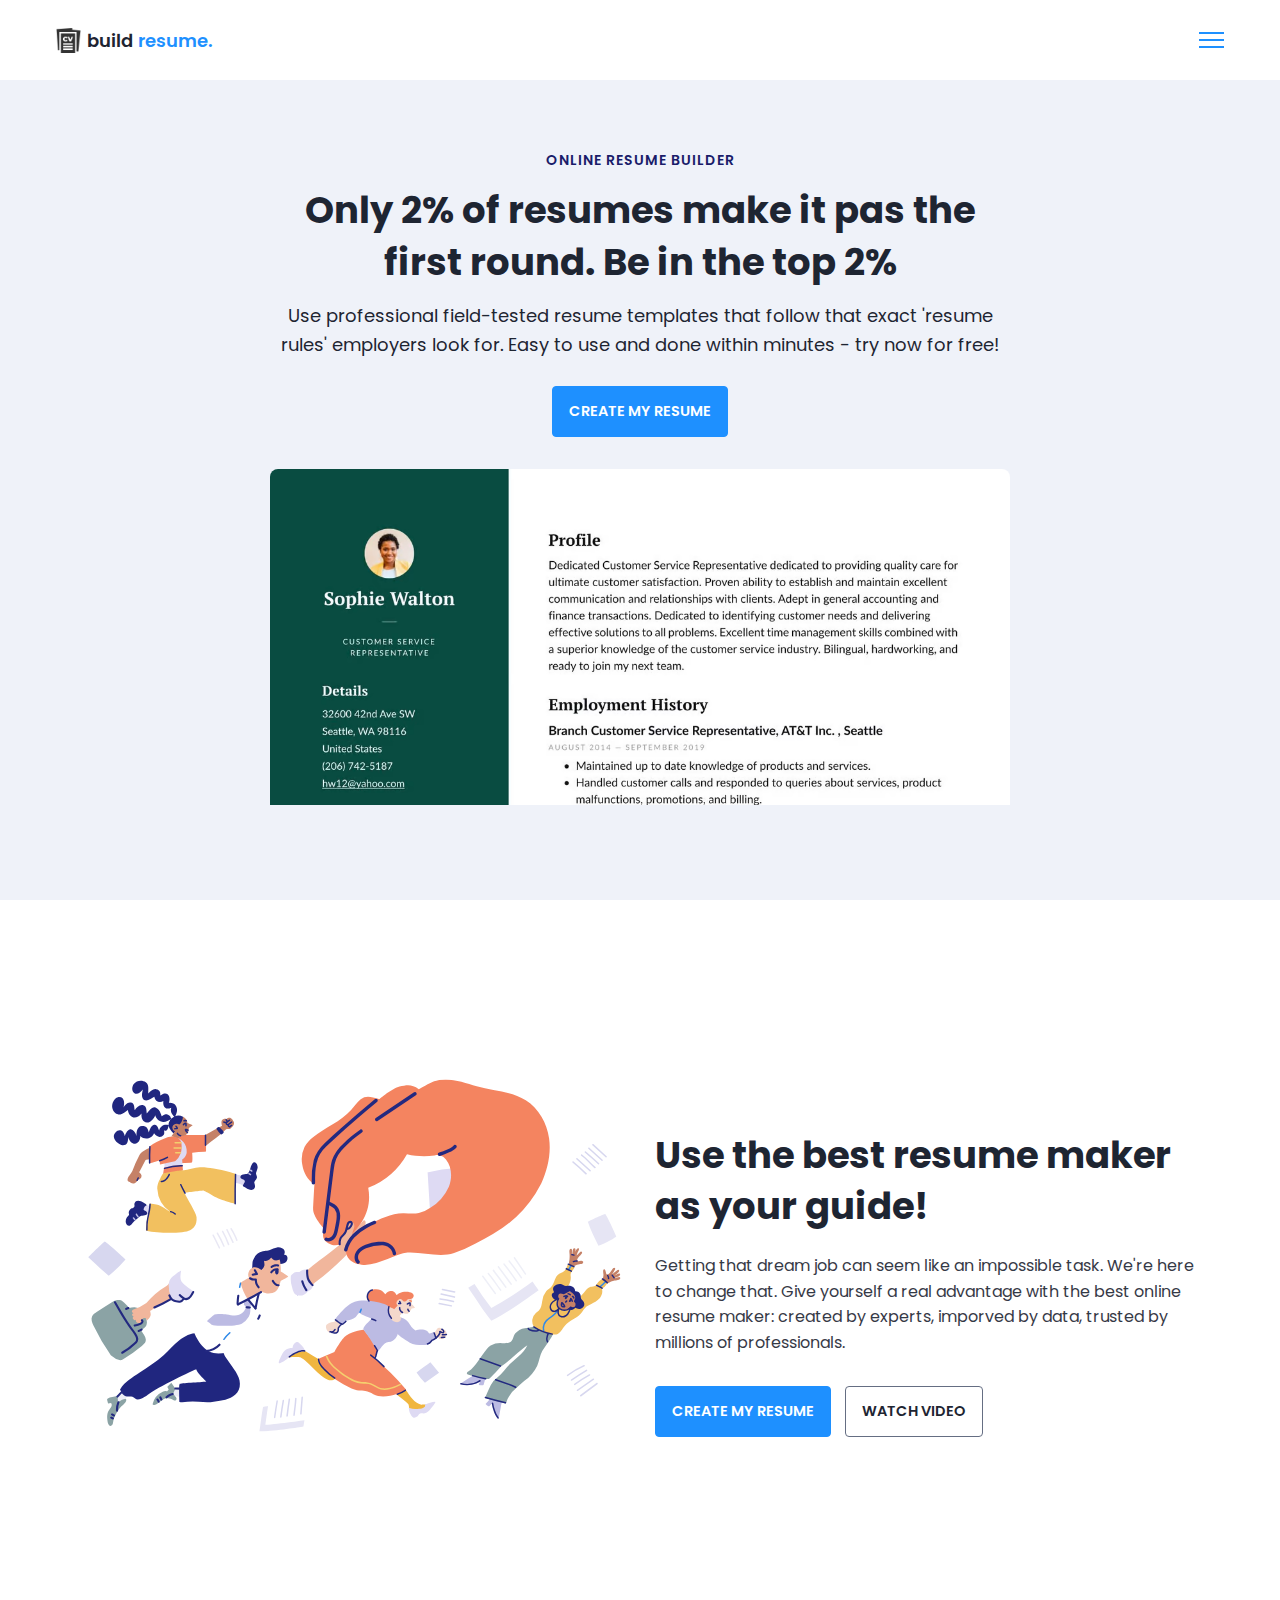
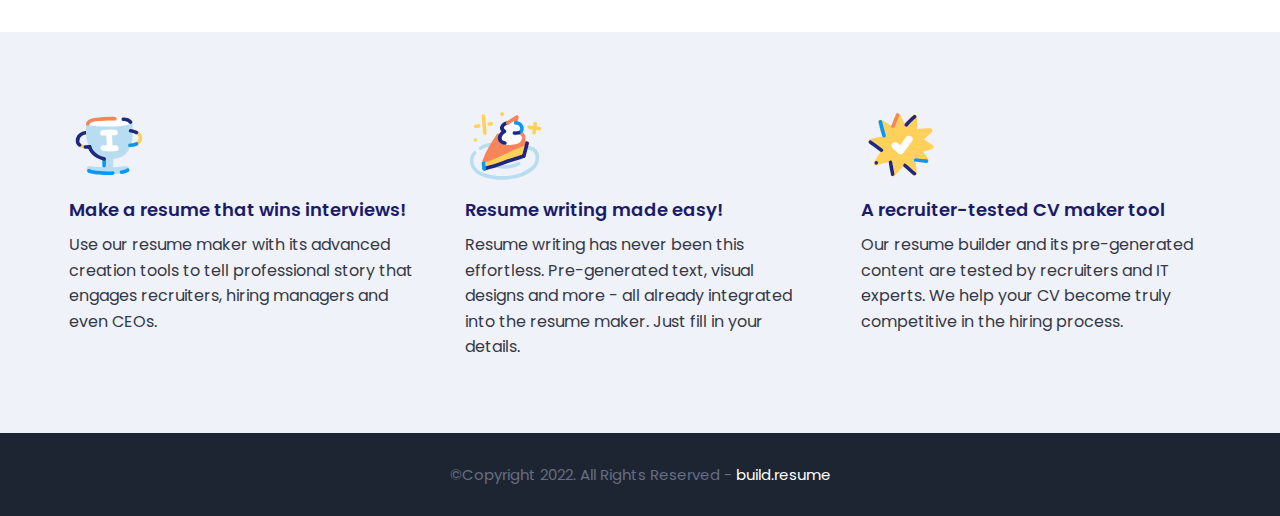
<file: index.html>
<!DOCTYPE html>
<html>
<head>
    <meta charset="utf-8">
    <meta http-equiv="X-UA-Compatible" content="IE=edge">
    <title>Home Page</title>
    <meta name="description" content="">
    <meta name="viewport" content="width=device-width, initial-scale=1">
    <link rel="stylesheet" href="style.css">
</head>
<body>
<!-- So here we are creating a navbar
 he <nav> HTML element represents a section of a page whose purpose is to
 provide navigation links, either within the current document or to other documents.
 -->
<nav class = "navbar bg-white">
    <div class="container">
        <div class = "navbar-content">
            <div class = "brand-and-toggler">
                <a href = "index.html" class = "navbar-brand">
                    <img src = "assets/images/curriculum-vitae.png" alt = "" class = "navbar-brand-icon">
                    <span class = "navbar-brand-text">build <span>resume.</span>
                    </span>
                </a>
                <button type = "button" class = "navbar-toggler-btn">
                    <div class = "bars">
                        <div class = "bar"></div>
                        <div class = "bar"></div>
                        <div class = "bar"></div> <!-- This is creating a navbar -->
                    </div>
                </button>
            </div>
        </div>
    </div>
</nav>
<!-- This is building a header
The <header> HTML element represents introductory content, typically a group of introductory or
navigational aids.
 -->
<header class = "header bg-bright" id = "header">
    <div class = "container">
        <div class = "header-content text-center">
            <h6 class = "text-uppercase text-blue-dark fs-14 fw-6 ls-1">online resume builder</h6>
            <h1 class = "lg-title">Only 2% of resumes make it pas the first round. Be in the top 2%</h1>
            <p class = "text-dark fs-18">Use professional field-tested resume templates that follow that exact 'resume rules' employers look for. Easy to use and done within minutes - try now for free!</p>
            <a href = "resume.html" class = "btn btn-primary text-uppercase">create my resume</a>
            <img src = "assets/images/dublin-resume-templates.avif">
        </div>
    </div>
</header>
<!--
The <section> HTML element represents a standalone section — which doesn't have a more specific semantic element to represent it —
contained within an HTML document.
 -->
<div class="section-one">
    <div class="container">
        <div class = "section-one-content">
            <div class="section-one-l">
                <img src = "assets/images/visual-0c7080adf17f1f207276f613447c924f667dab34b7ac415cd7ef653172defd0b.svg">
            </div>
            <div class = "section-one-r text-center">
                <h2 class = "lg-title">Use the best resume maker as your guide!</h2>
                <p class = "text">Getting that dream job can seem like an impossible task. We're here to change that. Give yourself a real advantage with the best online resume maker: created by experts, imporved by data, trusted by millions of professionals.</p>
                <div class = "btn-group">
                    <a href = "resume.html" class = "btn btn-primary text-uppercase">create my resume</a>
                    <a href = "#" class = "btn btn-secondary text-uppercase">watch video</a>
                </div>
            </div>
        </div>
    </div>
</div>

<div class = "section-two bg-bright">
    <div class="container">
        <div class="section-two-content">
            <div class = "section-items">
                <div class = "section-item">
                    <div class = "section-item-icon">
                        <img src = "assets/images/feature-1-edf4481d69166ac81917d1e40e6597c8d61aa970ad44367ce78049bf830fbda5.svg" alt = "">
                    </div>
                    <h5 class = "section-item-title">Make a resume that wins interviews!</h5>
                    <p class = "text">Use our resume maker with its advanced creation tools to tell professional story that engages recruiters, hiring managers and even CEOs.</p>
                </div>

                <div class = "section-item">
                    <div class = "section-item-icon">
                        <img src = "assets/images/feature-2-a7a471bd973c02a55d1b3f8aff578cd3c9a4c5ac4fc74423d94ecc04aef3492b.svg" alt = "">
                    </div>
                    <h5 class = "section-item-title">Resume writing made easy!</h5>
                    <p class = "text">Resume writing has never been this effortless. Pre-generated text, visual designs and more - all already integrated into the resume maker. Just fill in your details.</p>
                </div>

                <div class = "section-item">
                    <div class = "section-item-icon">
                        <img src = "assets/images/feature-3-4e87a82f83e260488c36f8105e26f439fdc3ee5009372bb5e12d9421f32eabdd.svg" alt = "">
                    </div>
                    <h5 class = "section-item-title">A recruiter-tested CV maker tool</h5>
                    <p class = "text">Our resume builder and its pre-generated content are tested by recruiters and IT experts. We help your CV become truly competitive in the hiring process.</p>
                </div>
            </div>
        </div>
    </div>
</div>

<footer class = "footer bg-dark">
    <div class="container">
        <div class = "footer-content text-center">
            <p class="fs-15">&copy;Copyright 2022. All Rights Reserved - <span>build.resume</span></p>
        </div>
    </div>
</footer>

</body>
</html>
</file>
<file: style.css>
@import url('https://fonts.googleapis.com/css2?family=Manrope:wght@200;300;400;500;600;700;800&family=Poppins:ital,wght@0,100;0,200;0,300;0,400;0,500;0,600;0,700;0,800;0,900;1,100;1,200;1,300;1,400;1,500;1,600;1,700;1,800;1,900&display=swap');
  /*  :root selector matches the document's root element. */
:root {
--clr-blue: #1E90FF;  /* --clr-blue refers to a custom CSS variable or a
custom property that is defined by the developer.
It is not a predefined or standard CSS property.
 The naming convention used here is that --clr-blue is intended to represent a
 specific shade of blue color.
*/
    --clr-blue-mid: #1170CD;
    --clr-blue-dark: #1A1C6A;
    --clr-white: #fff;
    --clr-bright: #EFF2F9;
    --clr-dark: #1e2532;
    --clr-black: #000;
    --clr-grey: #656e83;
    --clr-green: #084C41;
    /* is another example of a custom CSS variable or custom property.*/
    --font-poppins: 'Poppins', sans-serif;
    --font-manrope: 'Manrope', sans-serif;;
    /* --transition variable is like a special instruction that you give to the box, telling it how it should change when something happens.

For example, let's say you define --transition: all 300ms ease-in-out;.
 It means that when an event triggers the transition (like hovering over the box),
 all properties of the box (like color, size, or position) will change over a period of
 300 milliseconds (0.3 seconds). The transition will start slowly,
 gradually speeding up, and then slow down again before reaching the final state.
    */
    --transition: all 300ms ease-in-out;
}

*{
    margin: 0;
    padding: 0;
    box-sizing: border-box;
}
html{
    font-size: 10px;
}
body{
    font-size: 1.6rem; /* rem is a special ruler that adjusts based on the size of the letters on a webpage. It helps measure lengths and sizes in a way that stays proportional even if the text size changes. It's like a flexible ruler that ensures things look good no matter how big or small the text is.*/
    font-family: var(--font-poppins);
    /* By using the var() function, you can retrieve the value of a
    custom variable and apply it to the font-family property.
    In this case, the --font-poppins variable is expected to hold a font family name,
    such as 'Poppins', which refers to a specific font type. */
}
button{
    border: none;
    background-color: transparent;
    outline: 0;
    cursor: pointer;
    font-family: inherit;
}

img{
    width: 100%;
    display: block;
}

a{
    text-decoration: none;
}

/* fonts */
.font-poppins{font-family: var(--font-poppins);}
.font-manrope{font-family: var(--font-manrope);}

/* text colors */
.text-blue{color: var(--clr-blue);}
.text-blue-mid{color: var(--clr-blue-mid);}
.text-blue-dark{color: var(--clr-blue-dark);}
.text-bright{color: var(--clr-bright);}
.text-dark{color: var(--clr-dark);}
.text-grey{color: var(--clr-grey);}
.text-white{color: var(--clr-white);}

/* backgrounds */
.bg-blue{background-color: var(--clr-blue);}
.bg-blue-mid{background-color: var(--clr-blue-mid);}
.bg-blue-dark{background-color: var(--clr-blue-dark);}
.bg-bright{background-color: var(--clr-bright);}
.bg-dark{background-color: var(--clr-dark);}
.bg-grey{background-color: var(--clr-grey);}
.bg-white{background-color: var(--clr-white);}
.bg-black{background-color: var(--clr-black);}
.bg-green{background-color: var(--clr-green);}

.text-center{ text-align: center;}
.text-left{text-align: left;}
.text-right{text-align: right;}
.text-uppercase{text-transform: uppercase;}
.text-lowercase{text-transform: lowercase;}
.text-capitalize{text-transform: capitalize;}
.text{
    color: var(--clr-dark);
    opacity: 0.9;
    margin: 2rem 0;
    line-height: 1.6;
}

.fw-2{font-weight: 200;}
.fw-3{font-weight: 300;}
.fw-4{font-weight: 400;}
.fw-5{font-weight: 500;}
.fw-6{font-weight: 600;}
.fw-7{font-weight: 700;}
.fw-8{font-weight: 800;}

.fs-13{font-size: 13px;}
.fs-14{font-size: 14px;}
.fs-15{font-size: 15px;}
.fs-16{font-size: 16px;}
.fs-17{font-size: 17px;}
.fs-18{font-size: 18px;}
.fs-19{font-size: 19px;}
.fs-20{font-size: 20px;}
.fs-21{font-size: 21px;}
.fs-22{font-size: 22px;}
.fs-23{font-size: 23px;}
.fs-24{font-size: 24px;}
.fs-25{font-size: 25px;}

.ls-1{letter-spacing: 1px;}
.ls-2{letter-spacing: 2px;}

.container{
    max-width: 1200px;
    margin: 0 auto;
    padding: 0 1.6rem;
}

.container{
    max-width: 1200px;
    margin: 0 auto;
    padding: 0 1.6rem;
}
/* bars button */
.bars{
    display: flex;
    flex-direction: column;
    justify-content: space-between; /* https://developer.mozilla.org/en-US/docs/Web/CSS/justify-content*/
    height: 16.5px;
    width: 25px;
}
.bars .bar{
    width: 100%;
    height: 2px;
    background-color: var(--clr-blue);
    transition: var(--transition);
}

.bars:hover .bar{
    background-color: var(--clr-dark); /* The var() function provides a way to store and
    reuse values throughout your CSS code. By defining variables at the root level (:root),*/
}
/* buttons */
.btn{
    font-size: 14.5px;
    font-weight: 600;
    padding: 1.4rem 1.6rem;
    border-radius: 4px;
    display: inline-block;
}
.btn-primary{
    background-color: var(--clr-blue);
    color: var(--clr-white);
    border: 1px solid var(--clr-blue);
    transition: var(--transition);
}

.btn-primary:hover{
    background-color: transparent;
    color: var(--clr-dark);
    border-color: var(--clr-grey);
}

.btn-secondary{
    background-color: transparent;
    color: var(--clr-dark);
    border: 1px solid var(--clr-grey);
    transition: var(--transition);
}

.btn-secondary:hover{
    background-color: var(--clr-blue);
    color: var(--clr-white);
    border-color: var(--clr-blue);
}

.btn-group button:first-child, .btn-group a:first-child{
    margin-right: 1rem!important;
}
.navbar{
    height: 80px;
    display: flex;
    align-items: center;
    box-shadow: rgb(0, 0, 0, 0.08) 0 3px 8px;
    /* rgb is a function used to define a color using the RGB color model.
     The RGB color model represents colors by specifying the intensity of red, green,
     and blue components.

 represents the color of the box shadow. In this case, it is an RGB color with values 0, 0, 0 representing black, and the fourth value 0.08
 represents the opacity of the shadow, where 1 is fully opaque and 0 is fully transparent. In this case, the shadow is slightly transparent.

0px 3px 8px specifies the horizontal offset, vertical offset, and blur radius of the box shadow, respectively.

0px indicates there is no horizontal offset, meaning the shadow is directly below the element.
3px represents a vertical offset of 3 pixels, pushing the shadow slightly downwards.
8px is the blur radius of the shadow, making it appear softer and more diffused.


      */
}
.navbar .container{
    width: 100%;
}

.navbar-brand{
    display: flex;
    align-items: center;
    justify-content: flex-start;
    font-size: 1.8rem;
}
.navbar-brand-text{
    color: var(--clr-dark);
    font-weight: 600;
}
.navbar-brand-text span{
    color: var(--clr-blue);
}
.navbar-brand-icon{
    width: 25px;
    margin-right: 6px;
    opacity: 0.8; /* opacity is a property that controls the transparency or
    opacity of an element and its contents.
    It specifies the degree to which the element is see-through or opaque.*/
}
.brand-and-toggler{
    display: flex;
    align-items: center;
    justify-content: space-between;
}
.header{
    min-height: calc(100vh - 80px);
 /* min-height: calc(100vh - 80px); is a property-value pair that sets the minimum height
  of an element to a calculated value.

Let's break it down:

min-height is a CSS property used to specify the minimum height that an element should
 have. It ensures that the element will be at least as tall as the specified value.
calc() is a CSS function that allows you to perform calculations to determine a value.
 In this case, it is used to calculate the desired height.
100vh refers to 100% of the viewport height. The viewport height represents the height
of the browser window.
- 80px subtracts 80px from the viewport height.
*/
    display: flex;
    flex-direction: column;
    align-items: center;
    justify-content: center;
}
.header-content{
    max-width: 740px;
    margin-right: auto;
    margin-left: auto;
}
.header-content img{
    max-width: 760px;
    border-top-right-radius: 8px;
    border-top-left-radius: 8px;
    margin-top: 3.2rem;
    margin-bottom: 2.5rem;
}
.lg-title{
    margin: 1.4rem 0;
    font-size: 37px;
    line-height: 1.4;
    color: var(--clr-dark);
}
.header-content p{
    margin-bottom: 2.6rem;
    line-height: 1.6;
}
/* section one */
.section-one{
    padding: 64px 0;
    min-height: 80vh;
    display: flex;
    align-items: center;

}
.section-one-l img{
    max-width: 545px;
    margin-right: auto;
    margin-left: auto;
    margin-bottom: 1.2rem;
}
.section-one-r{
    margin-top: 4rem;
}

.section-one .btn-group{
    margin-top: 2rem;
}
.section-one-r{
    max-width: 545px;
    margin-right: auto;
    margin-left: auto;
}
.section-one-r .btn-group{
    margin-top: 3rem;
}
/* section two */
.section-two{
    padding: 64px 0;
    margin-top: 1.2rem;
}
.section-two .section-items{
    display: flex;
    gap: 2rem;
}

.section-two .section-item{
    max-width: 350px;
    text-align: center;
    margin-right: auto;
    margin-left: auto;
}
.section-two .section-item-icon{
    margin: 1rem 0;
}
.section-two .section-item-icon img{
    width: 80px;
    margin-right: auto;
    margin-left: auto;
}
.section-two .section-item-title{
    color: var(--clr-blue-dark);
    font-size: 1.8rem;
    font-weight: 600;
}
.section-two .text{
    margin: 0.9rem 0;
}

/* footer */

.footer{
    padding: 3rem 0;
}

.footer-content p {
    color: var(--clr-grey);
}
.footer-content p span {
    color: var(--clr-white);
}
@media screen and (min-width: 992px) {
    .section-one-content {
        display: grid;
        column-gap: 3rem;
        /* Imagine you have a grid with multiple columns, and you want to create some
        space or a gap between each column.

In this case, column-gap: 3rem; is like telling the computer,
 "Hey, I want to have a gap of 3 rem between each column in my grid.*/
        grid-template-columns: repeat(2, 1fr);
        /* Imagine you have a grid where you want to put things in two columns.
         You want both columns to be the same size and take up an equal amount of space.

So, grid-template-columns: repeat(2, 1fr); is like telling the computer,
"Hey, I want two columns in my grid, and I want both columns to be the same size."

The repeat() part means you're going to repeat something a certain number of times.
In this case, you want to repeat the column size pattern twice.

The 1fr part is like saying, "Make each column take up one part of the available space."
 It's like dividing the space into two equal parts.

By using grid-template-columns: repeat(2, 1fr);, you're telling the computer to create
a grid with two columns that are the same size and take up an equal amount of space.
This helps in organizing and arranging things in a neat way on a webpage,
just like how you would divide a paper into two equal parts to draw or write in each
section.
*/
    }
    .section-one-r{
        text-align: left;
    }
    .section-two .section-items{
        grid-template-columns: repeat(3, 1fr);
        /* Imagine you have a special box, and you want to divide it into three equal parts.

The grid-template-columns: repeat(3, 1fr); is like telling a magic fairy to
split that box into three columns, and each column will be the same size,
just like how you divide a cake into three equal pieces so everyone gets a fair share!

The grid-template-columns part is just saying that we are going to
 decide how the columns inside the box should look.

The repeat() part means we want to repeat something a few times,
and in this case, we want to repeat the size of the columns three times.

And finally, the 1fr part is like saying, "Make each column the same
size and take up one part of the available space." It's like making sure
 each piece of cake is equally delicious!

So, with grid-template-columns: repeat(3, 1fr);, you're telling the magic
 fairy to create a special box with three columns that are all the same size.
  This helps you organize things neatly inside the box, just like how you arrange
   toys in three neat rows so you can see them all and play with each one!
*/
    }
    .section-two .section-item{
        text-align: left;
    }
    .section-two .section-item-icon img{
        margin-left: 0;
    }
}

#about-sc{
    padding: 64px 0;
}
.cv-form-row-title{
    background-color: var(--clr-dark);
    padding: 0.8rem 1.6rem;
    margin-bottom: 2rem;
}

.cv-form-row-title h3{
    color: var(--clr-white);
    font-weight: 500;
    text-transform: uppercase;
    letter-spacing: 1.5px;
    font-size: 1.7rem;
}
.cv-form-blk{
    margin: 3rem 0;
}
.cv-form-row{
    padding: 3rem 2rem 0 2rem;
    border: 1px solid rgba(0, 0, 0, 0.08);
    margin-bottom: 1rem;
    position: relative;
}
textarea{
    resize: none;
}
.form-elem{
    margin-bottom: 3rem;
    position: relative;
}
.form-label{
    display: block;
    font-weight: 600;
    font-size: 14px;
    color: var(--clr-dark);
    margin-bottom: 0.5rem;
}
.form-control{
    border: 1px solid rgba(0, 0, 0, 0.1);
    font-size: 14px;
    padding: 0.8rem 1.6rem;
    font-family: inherit;
    width: 100%;
    outline: 0;
    transition: var(--transition);
}

.form-control:focus{
    border-color: rgba(0, 0, 0, 0.3);
}
.form-text{
    color: #ca0b00;
    font-size: 12px;
    position: absolute;
    letter-spacing: 0.5px;
    top: calc(100% + 2px);
    left: 0;
    width: 100%;
}

.cols-3, .cols-2{
    display: grid;
}
/* This is for the button*/
.repeater-add-btn{
    width: 25px;
    height: 25px;
    background-color: var(--clr-blue-mid);
    font-size: 1.6rem;
    color: var(--clr-white);
    margin: 1rem 0;
}
.repeater-remove-btn{
    position: absolute;
    top: 10px;
    right: 10px;
    z-index: 999;
    width: 25px;
    height: 25px;
    border-radius: 50%;
    background-color: #ca0b00;
    color: var(--clr-white);
    font-size: 1.6rem;
}
/* preview section */
.preview-cnt{
    border-radius: 5px;
    display: grid;
    grid-template-columns: 32% auto;
    box-shadow: rgba(149, 157, 165,0.2) 0px 8px 24px;
    overflow: hidden;
}
.preview-cnt-l{
    padding: 3rem 3rem 2rem 3rem;
}
.preview-cnt-r{
    padding: 3rem 3rem 3rem 4rem;
}
.preview-cnt-l .preview-blk:nth-child(1){
    text-align: center;
}

.preview-image{
    width: 120px;
    height: 120px;
    border-radius: 50%;
    overflow: hidden;
    margin-right: auto;
    margin-left: auto;
}
.preview-image img{
    width: 100%;
    height: 100%;
    object-fit: cover;
}
.preview-item-name{
    font-size: 2.4rem;
    font-weight: 600;
    margin: 1.8rem 0;
    position: relative;
}
.preview-item-name::after{
    position: absolute;
    content: "";
    bottom: -10px;
    width: 50px;
    height: 1.5px;
    background-color: rgba(255, 255, 255, 0.5);
    left: 50%;
    transform: translateX(-50%);
}
.preview-blk{
    padding: 1rem 0;
    margin-bottom: 1rem;
}
.preview-blk-title h3{
    text-transform: uppercase;
    letter-spacing: 0.5px;
    border-bottom: 0.5px solid rgba(0, 0, 0, 0.08);
    padding-bottom: 0.5rem;
}
.preview-blk-title{
    margin-bottom: 1rem;
}
.preview-blk-list .preview-item{
    font-size: 1.5rem;
    margin-bottom: 0.2rem;
    opacity: 0.95;
}
.preview-cnt-r .preview-blk-title{
    color: var(--clr-dark);
}
.preview-cnt-r .preview-blk-list .preview-item{
    margin-top: 1.8rem;
}

.achievements-items.preview-blk-list .preview-item span:first-child,
.educations-items.preview-blk-list .preview-item span:first-child,
.experiences-items.preview-blk-list .preview-item span:first-child{
    display: block;
    font-weight: 600;
    margin-bottom: 1rem;
    background-color: rgba(0, 0, 0, 0.03);
}

.educations-items.preview-blk-list .preview-item span:nth-child(2),
.experiences-items.preview-blk-list .preview-item span:nth-child(2){
    font-weight: 600;
    margin-right: 1rem;
}

.educations-items.preview-blk-list .preview-item span:nth-child(3),
.experiences-items.preview-blk-list .preview-item span:nth-child(3){
    font-style: italic;
    margin-right: 1rem;
}

.educations-items.preview-blk-list .preview-item span:nth-child(4),
.educations-items.preview-blk-list .preview-item span:nth-child(5),
.experiences-items.preview-blk-list .preview-item span:nth-child(4),
.experiences-items.preview-blk-list .preview-item span:nth-child(5){
    margin-right: 1rem;
    background-color: var(--clr-green);
    color: var(--clr-white);
    padding: 0 1rem;
    border-radius: 0.6rem;
}

.educations-items.preview-blk-list .preview-item span:nth-child(6),
.experiences-items.preview-blk-list .preview-item span:nth-child(6){
    font-size: 13.5px;
    display: block;
    opacity: 0.8;
    margin-top: 1rem;
}
.projects-items.preview-blk-list .preview-item span{
    display: block;
}
@media screen and (min-width: 768px){
    .cols-3{
        grid-template-columns: repeat(3, 1fr);
        column-gap: 2rem;
    }
    .cols-2{
        grid-template-columns: repeat(2, 1fr);
        column-gap: 2rem;
    }
}

@media screen and (min-width: 992px){
    .cv-form-row{
        padding: 3rem 3rem 0rem 3rem;
    }
    .cols-3{
        grid-template-columns: repeat(3, 1fr);
    }
}

.print-btn-sc{
    margin: 2rem 0 6rem 0;
}

/* print section */
@media print{
    body *{
        visibility: hidden;
    }

    .non_print_area{
        display: none;
    }

    .print_area, .print_area *{
        visibility: visible;
    }

    .print_area{
        width: 100%;
        position: absolute;
        left: 0;
        top: 0;
        overflow: hidden;
    }
}
</file>
